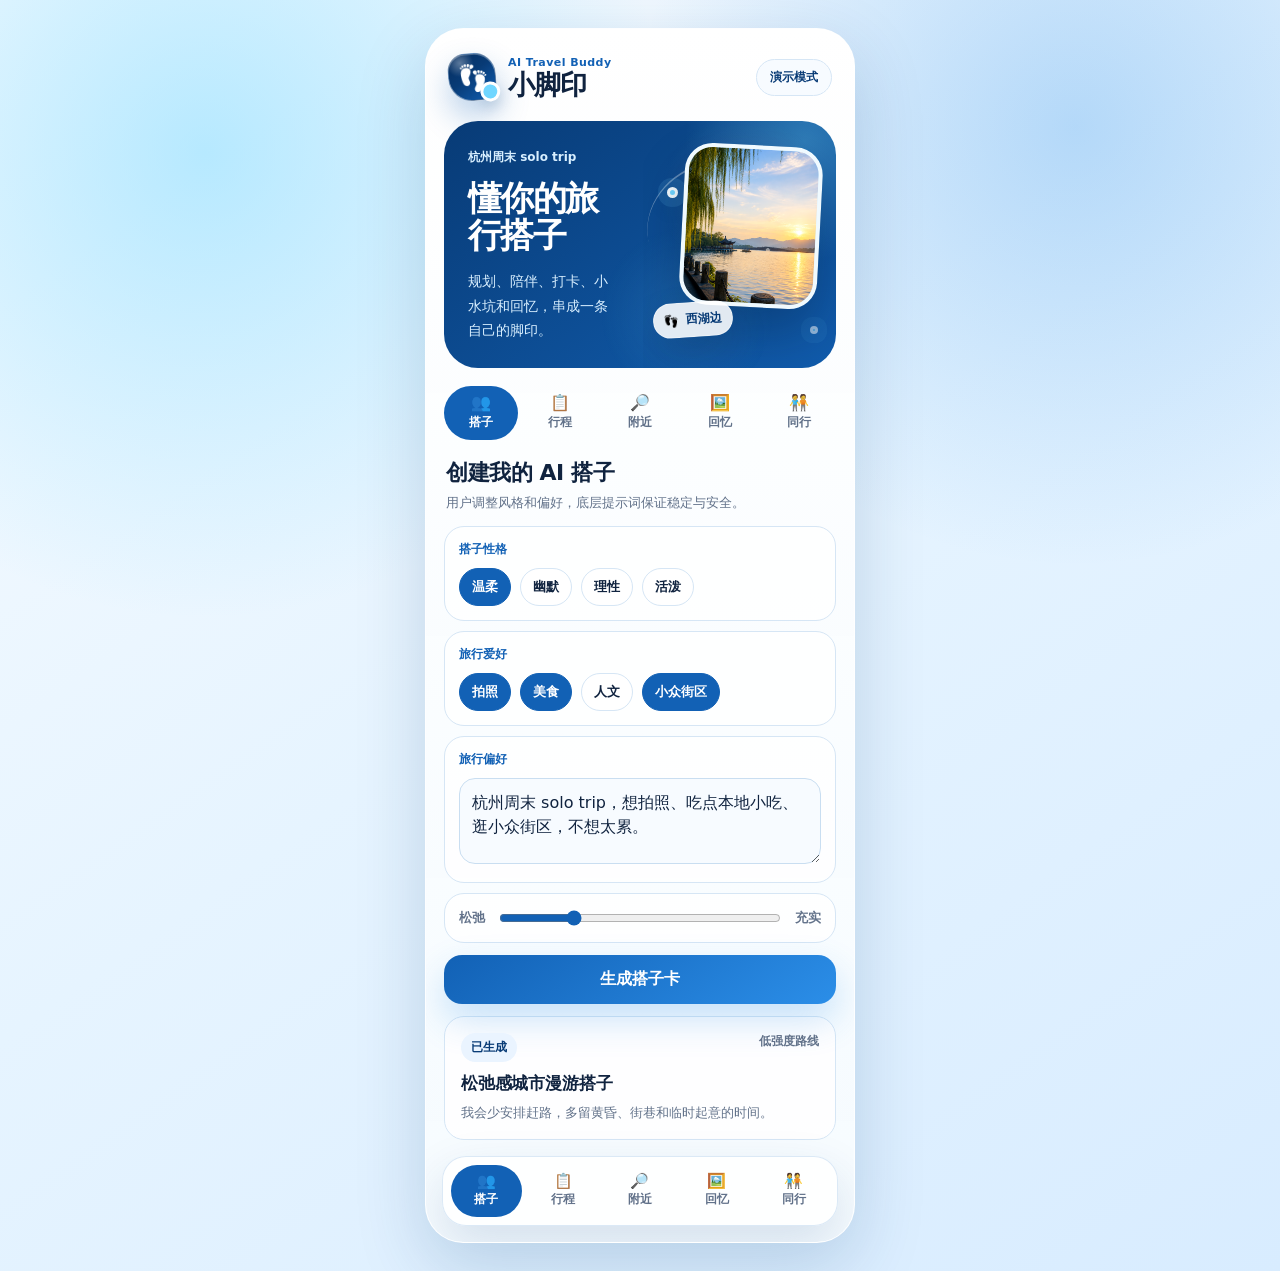
<file: index.html>
<!doctype html>
<html lang="zh-CN">
  <head>
    <meta charset="UTF-8" />
    <meta name="viewport" content="width=device-width, initial-scale=1.0" />
    <meta
      name="description"
      content="小脚印 AI Native 旅行助手 MVP Demo"
    />
    <title>小脚印 - AI 旅行搭子 MVP Demo</title>
    <link
      rel="icon"
      href="data:image/svg+xml,%3Csvg xmlns='http://www.w3.org/2000/svg' viewBox='0 0 64 64'%3E%3Crect width='64' height='64' rx='18' fill='%23083b76'/%3E%3Cellipse cx='24' cy='38' rx='7' ry='11' fill='white' transform='rotate(-18 24 38)'/%3E%3Cellipse cx='40' cy='32' rx='7' ry='11' fill='white' transform='rotate(18 40 32)'/%3E%3Ccircle cx='18' cy='24' r='3.5' fill='white'/%3E%3Ccircle cx='25' cy='20' r='3.5' fill='white'/%3E%3Ccircle cx='34' cy='17' r='3.5' fill='white'/%3E%3Ccircle cx='43' cy='18' r='3.5' fill='white'/%3E%3Ccircle cx='50' cy='23' r='3.5' fill='white'/%3E%3C/svg%3E"
    />
    <link rel="stylesheet" href="./styles.css" />
  </head>
  <body>
    <main class="page-shell">
      <section class="demo-frame" aria-label="小脚印 MVP Demo">
        <header class="app-header">
          <div class="brand-lockup">
            <span class="brand-mark" aria-label="小脚印 logo">
              <span class="logo-foot" aria-hidden="true">👣</span>
            </span>
            <div>
              <p>AI Travel Buddy</p>
              <h1>小脚印</h1>
            </div>
          </div>
          <button class="status-pill" id="modePill" type="button">
            演示模式
          </button>
        </header>

        <section class="hero-panel">
          <div class="hero-copy">
            <span>杭州周末 solo trip</span>
            <h2>懂你的旅行搭子</h2>
            <p>规划、陪伴、打卡、小水坑和回忆，串成一条自己的脚印。</p>
          </div>
          <div class="map-visual" aria-hidden="true">
            <div class="hero-photo">
              <img src="./assets/west-lake-hero.png" alt="" />
            </div>
            <div class="route-card">
              <span>👣</span>
              <strong>西湖边</strong>
            </div>
            <div class="hero-route-glow" aria-hidden="true">
              <span class="route-arc"></span>
              <span class="route-node node-one"></span>
              <span class="route-node node-two"></span>
              <span class="route-node node-three"></span>
            </div>
            <div class="foot-trail" aria-hidden="true">
              <span></span>
              <span></span>
              <span></span>
              <span></span>
              <span></span>
            </div>
          </div>
        </section>

        <nav class="flow-tabs" aria-label="小脚印演示流程">
          <button class="tab-button active" data-view="companion" type="button">
            <span class="tab-icon" aria-hidden="true">👥</span>
            搭子
          </button>
          <button class="tab-button" data-view="plan" type="button">
            <span class="tab-icon" aria-hidden="true">📋</span>
            行程
          </button>
          <button class="tab-button" data-view="nearby" type="button">
            <span class="tab-icon" aria-hidden="true">🔎</span>
            附近
          </button>
          <button class="tab-button" data-view="memory" type="button">
            <span class="tab-icon" aria-hidden="true">🖼️</span>
            回忆
          </button>
          <button class="tab-button" data-view="social" type="button">
            <span class="tab-icon" aria-hidden="true">🧑‍🤝‍🧑</span>
            同行
          </button>
        </nav>

        <section class="view-panel active" id="companion" aria-live="polite">
          <div class="section-title">
            <h2>创建我的 AI 搭子</h2>
            <p>用户调整风格和偏好，底层提示词保证稳定与安全。</p>
          </div>

          <div class="option-block">
            <span class="field-label">搭子性格</span>
            <div class="choice-grid" data-group="personality">
              <button class="choice-chip active" type="button">温柔</button>
              <button class="choice-chip" type="button">幽默</button>
              <button class="choice-chip" type="button">理性</button>
              <button class="choice-chip" type="button">活泼</button>
            </div>
          </div>

          <div class="option-block">
            <span class="field-label">旅行爱好</span>
            <div class="choice-grid" data-group="interest">
              <button class="choice-chip active" type="button">拍照</button>
              <button class="choice-chip active" type="button">美食</button>
              <button class="choice-chip" type="button">人文</button>
              <button class="choice-chip active" type="button">小众街区</button>
            </div>
          </div>

          <label class="input-card">
            <span>旅行偏好</span>
            <textarea id="preferenceInput">杭州周末 solo trip，想拍照、吃点本地小吃、逛小众街区，不想太累。</textarea>
          </label>

          <div class="range-card">
            <span>松弛</span>
            <input id="paceRange" type="range" min="1" max="5" value="2" />
            <span>充实</span>
          </div>

          <button class="primary-button" id="createCompanion" type="button">
            生成搭子卡
          </button>

          <article class="companion-card" id="companionCard">
            <div class="card-topline">
              <span class="mini-badge">已生成</span>
              <span id="paceLabel">低强度路线</span>
            </div>
            <h3 id="companionTitle">松弛感城市漫游搭子</h3>
            <p id="companionDesc">
              我会少安排赶路，多留黄昏、街巷和临时起意的时间。
            </p>
          </article>
        </section>

        <section class="view-panel" id="plan" aria-live="polite">
          <div class="section-title">
            <h2>杭州 2 日 AI 行程</h2>
            <p>默认模拟优先，有 API key 时可升级为真实 AI 生成。</p>
          </div>

          <button class="primary-button" id="generatePlan" type="button">
            生成个性化行程
          </button>

          <div class="loading-card hidden" id="planLoading">
            <span></span>
            <p>小脚印正在压缩攻略噪音...</p>
          </div>

          <div class="route-workspace hidden" id="routeWorkspace">
            <div class="route-workspace-head">
              <div>
                <span>Day 1 · 杭州</span>
                <strong id="routeStatus">当前路线</strong>
              </div>
              <span class="demo-data-label">Demo 模拟数据</span>
            </div>

            <section class="route-map" aria-label="杭州 Day 1 路线地图">
              <div class="map-land land-west" aria-hidden="true"></div>
              <div class="map-land land-east" aria-hidden="true"></div>
              <div class="map-water" aria-hidden="true"></div>
              <span class="map-road road-one" aria-hidden="true"></span>
              <span class="map-road road-two" aria-hidden="true"></span>
              <span class="map-caption map-caption-lake" aria-hidden="true">西湖</span>
              <span class="map-caption map-caption-city" aria-hidden="true">杭州</span>
              <svg
                class="route-line"
                viewBox="0 0 100 100"
                preserveAspectRatio="none"
                aria-hidden="true"
              >
                <polyline id="routePolyline" points=""></polyline>
              </svg>
              <div class="route-points" id="routePoints"></div>
              <p class="route-map-hint" id="routeMapHint">
                点按查看详情，按住一个点并拖到另一点可调整顺序
              </p>
            </section>

            <section class="intent-composer" aria-labelledby="intentComposerTitle">
              <div class="composer-heading">
                <div>
                  <span>AI 路线协作</span>
                  <h3 id="intentComposerTitle">告诉我你想怎么走</h3>
                </div>
                <span aria-hidden="true">AI</span>
              </div>
              <label for="routeIntent">微调意图</label>
              <textarea id="routeIntent">下午不想太赶，想多看日落，再找一家不用排队的杭帮菜。</textarea>
              <div class="intent-chips" aria-label="快捷微调">
                <button type="button" data-intent="少走一点">少走一点</button>
                <button type="button" data-intent="更松弛">更松弛</button>
                <button type="button" data-intent="适合拍照">适合拍照</button>
              </div>
              <p class="route-feedback" id="routeFeedback" role="status"></p>
              <button class="primary-button" id="adjustRoute" type="button">
                调整路线
              </button>
            </section>

            <section
              class="route-preview hidden"
              id="routePreview"
              aria-labelledby="routePreviewTitle"
            >
              <div class="preview-heading">
                <div>
                  <span>尚未应用</span>
                  <h3 id="routePreviewTitle">路线调整预览</h3>
                </div>
                <span>对比中</span>
              </div>
              <p class="preview-reason" id="previewReason"></p>
              <p class="preview-summary" id="previewSummary"></p>
              <ul class="preview-changes" id="previewChanges"></ul>
              <p class="preview-tradeoff" id="previewTradeoff"></p>
              <div class="preview-actions">
                <button class="secondary-button" id="discardPreview" type="button">
                  撤销
                </button>
                <button class="secondary-button" id="refinePreview" type="button">
                  继续微调
                </button>
                <button class="primary-button" id="applyRoute" type="button">
                  应用路线
                </button>
              </div>
            </section>

            <div class="route-undo hidden" id="routeUndo" role="status">
              <div>
                <strong>新路线已应用</strong>
                <span>仍可恢复上一版路线</span>
              </div>
              <button type="button" id="undoRoute">撤销</button>
            </div>

            <div class="timeline-heading">
              <span>Day 1</span>
              <h3>路线时间线</h3>
            </div>
            <div class="timeline-list" id="timelineList"></div>
          </div>
        </section>

        <section class="view-panel" id="nearby" aria-live="polite">
          <div class="location-card">
            <div>
              <span>模拟定位</span>
              <strong>杭州 · 西湖边</strong>
            </div>
            <select id="radiusSelect" aria-label="附近推荐范围">
              <option value="500">500m</option>
              <option value="1000">1000m</option>
            </select>
          </div>

          <div class="nearby-grid" id="nearbyGrid"></div>

          <article class="badge-unlock">
            <div class="badge-medal" aria-hidden="true">印</div>
            <div>
              <span>足迹徽章</span>
              <h3>西湖日落观察员</h3>
              <p>把风和湖面，一起盖进今天的小脚印里。</p>
            </div>
            <button class="primary-button compact" id="checkIn" type="button">
              打卡
            </button>
          </article>

          <article class="music-card hidden" id="musicCard">
            <div>
              <span>此刻 BGM</span>
              <h3>晚风慢慢听</h3>
              <p>根据你的城市漫步偏好，为这次打卡推送一首轻松的湖边歌。</p>
            </div>
            <button class="secondary-button compact" type="button">跳转播放</button>
          </article>
        </section>

        <section class="view-panel" id="memory" aria-live="polite">
          <div class="section-title">
            <h2>彩蛋、小水坑与回忆</h2>
            <p>把美好和小意外都变成下次更懂你的线索。</p>
          </div>

          <label class="input-card">
            <span>今天的小插曲</span>
            <textarea id="pitfallInput">网红机位排队太久，照片里游客比湖还多。</textarea>
          </label>

          <div class="button-row">
            <button class="secondary-button" id="saveEgg" type="button">
              留彩蛋
            </button>
            <button class="primary-button" id="savePitfall" type="button">
              生成小水坑
            </button>
          </div>

          <article class="pitfall-card" id="pitfallCard">
            <span class="mini-badge">小水坑</span>
            <h3>排队耐心修炼者</h3>
            <p>今天的小坑：为了网红机位排队 40 分钟，收获一张游客大合影。</p>
          </article>

          <article class="memory-summary">
            <span>旅行回忆</span>
            <h3>这次你更适合低强度城市漫步</h3>
            <p id="memoryText">
              已收集 0 枚徽章、0 条彩蛋、1 条小水坑。下次我会少安排高峰景点，多留一点随机探索时间。
            </p>
            <div class="memory-metrics">
              <div><strong id="badgeCount">0</strong><span>徽章</span></div>
              <div><strong id="eggCount">0</strong><span>彩蛋</span></div>
              <div><strong id="bgmCount">0</strong><span>BGM</span></div>
            </div>
          </article>
        </section>

        <section class="view-panel" id="social" aria-live="polite">
          <div class="section-title">
            <h2>好友与旅游团</h2>
            <p>把行程、徽章、彩蛋和小水坑分享给同行的人。</p>
          </div>

          <article class="group-card">
            <div class="group-cover">
              <span class="group-avatar">你</span>
              <span class="group-avatar">林</span>
              <span class="group-avatar">周</span>
            </div>
            <div>
              <span class="mini-badge">旅游团</span>
              <h3>杭州松弛漫游团</h3>
              <p>3 位旅行者 · 共享行程、打卡进度和足迹 BGM。</p>
            </div>
          </article>

          <div class="social-actions">
            <button class="secondary-button" id="addFriend" type="button">
              加好友
            </button>
            <button class="primary-button" id="createGroup" type="button">
              建旅游团
            </button>
          </div>

          <div class="share-panel">
            <span class="field-label">分享到团里</span>
            <div class="share-grid">
              <button class="share-chip" data-share="行程" type="button">
                <span>📋</span>
                今日行程
              </button>
              <button class="share-chip" data-share="徽章" type="button">
                <span>🏅</span>
                足迹徽章
              </button>
              <button class="share-chip" data-share="BGM" type="button">
                <span>🎧</span>
                此刻 BGM
              </button>
              <button class="share-chip" data-share="小水坑" type="button">
                <span>💧</span>
                小水坑
              </button>
            </div>
          </div>

          <article class="chat-card" id="chatCard">
            <span class="mini-badge">团内动态</span>
            <div class="chat-line">
              <strong>小脚印</strong>
              <p>你可以把西湖黄昏路线分享给杭州松弛漫游团。</p>
            </div>
          </article>
        </section>

        <footer class="bottom-nav" aria-label="底部导航">
          <button class="nav-button active" data-view="companion" type="button">
            <span class="nav-icon" aria-hidden="true">👥</span>
            搭子
          </button>
          <button class="nav-button" data-view="plan" type="button">
            <span class="nav-icon" aria-hidden="true">📋</span>
            行程
          </button>
          <button class="nav-button" data-view="nearby" type="button">
            <span class="nav-icon" aria-hidden="true">🔎</span>
            附近
          </button>
          <button class="nav-button" data-view="memory" type="button">
            <span class="nav-icon" aria-hidden="true">🖼️</span>
            回忆
          </button>
          <button class="nav-button" data-view="social" type="button">
            <span class="nav-icon" aria-hidden="true">🧑‍🤝‍🧑</span>
            同行
          </button>
        </footer>

        <div class="point-sheet-backdrop hidden" id="pointSheetBackdrop"></div>
        <section
          class="point-sheet hidden"
          id="pointSheet"
          role="dialog"
          aria-modal="true"
          aria-labelledby="pointSheetTitle"
          aria-describedby="pointRecommendation"
          tabindex="-1"
        >
          <header class="point-sheet-head">
            <div>
              <span id="pointOrder">第 1 站</span>
              <h2 id="pointSheetTitle">路线点</h2>
              <p id="pointTime">Day 1 · 15:20</p>
            </div>
            <button
              class="sheet-close"
              id="closePointSheet"
              type="button"
              aria-label="关闭路线点详情"
            >
              ×
            </button>
          </header>

          <div class="community-insight">
            <div class="community-heading">
              <div>
                <span>相似旅行者建议</span>
                <strong id="communityPercent">68%</strong>
              </div>
              <span id="communitySample">126 条记录</span>
            </div>
            <p id="pointRecommendation"></p>
            <dl class="community-evidence">
              <div>
                <dt>证据标签</dt>
                <dd>Demo / 公开记录模拟</dd>
              </div>
              <div>
                <dt>相似原因</dt>
                <dd id="communitySimilarity"></dd>
              </div>
              <div>
                <dt>常见设置</dt>
                <dd id="communitySetting"></dd>
              </div>
              <div>
                <dt>不确定性</dt>
                <dd id="communityUncertainty"></dd>
              </div>
            </dl>
            <button class="source-button" id="showSources" type="button">
              查看模拟来源说明
            </button>
            <p class="source-message hidden" id="sourceMessage" role="status">
              来源为 Demo 占位说明与公开记录模拟，不会跳转到外部网站。
            </p>
          </div>

          <p class="sheet-feedback" id="sheetFeedback" role="status"></p>
          <div class="point-actions" id="pointSheetActions">
            <button type="button" data-point-action="lock" aria-pressed="false">
              锁定点位
            </button>
            <button type="button" data-point-action="replace">替换</button>
            <button type="button" data-point-action="remove">移除</button>
            <button class="primary" type="button" data-point-action="adopt">
              采用建议
            </button>
          </div>
        </section>
      </section>
    </main>

    <script src="./route-model.js"></script>
    <script src="./app.js"></script>
  </body>
</html>
</file>
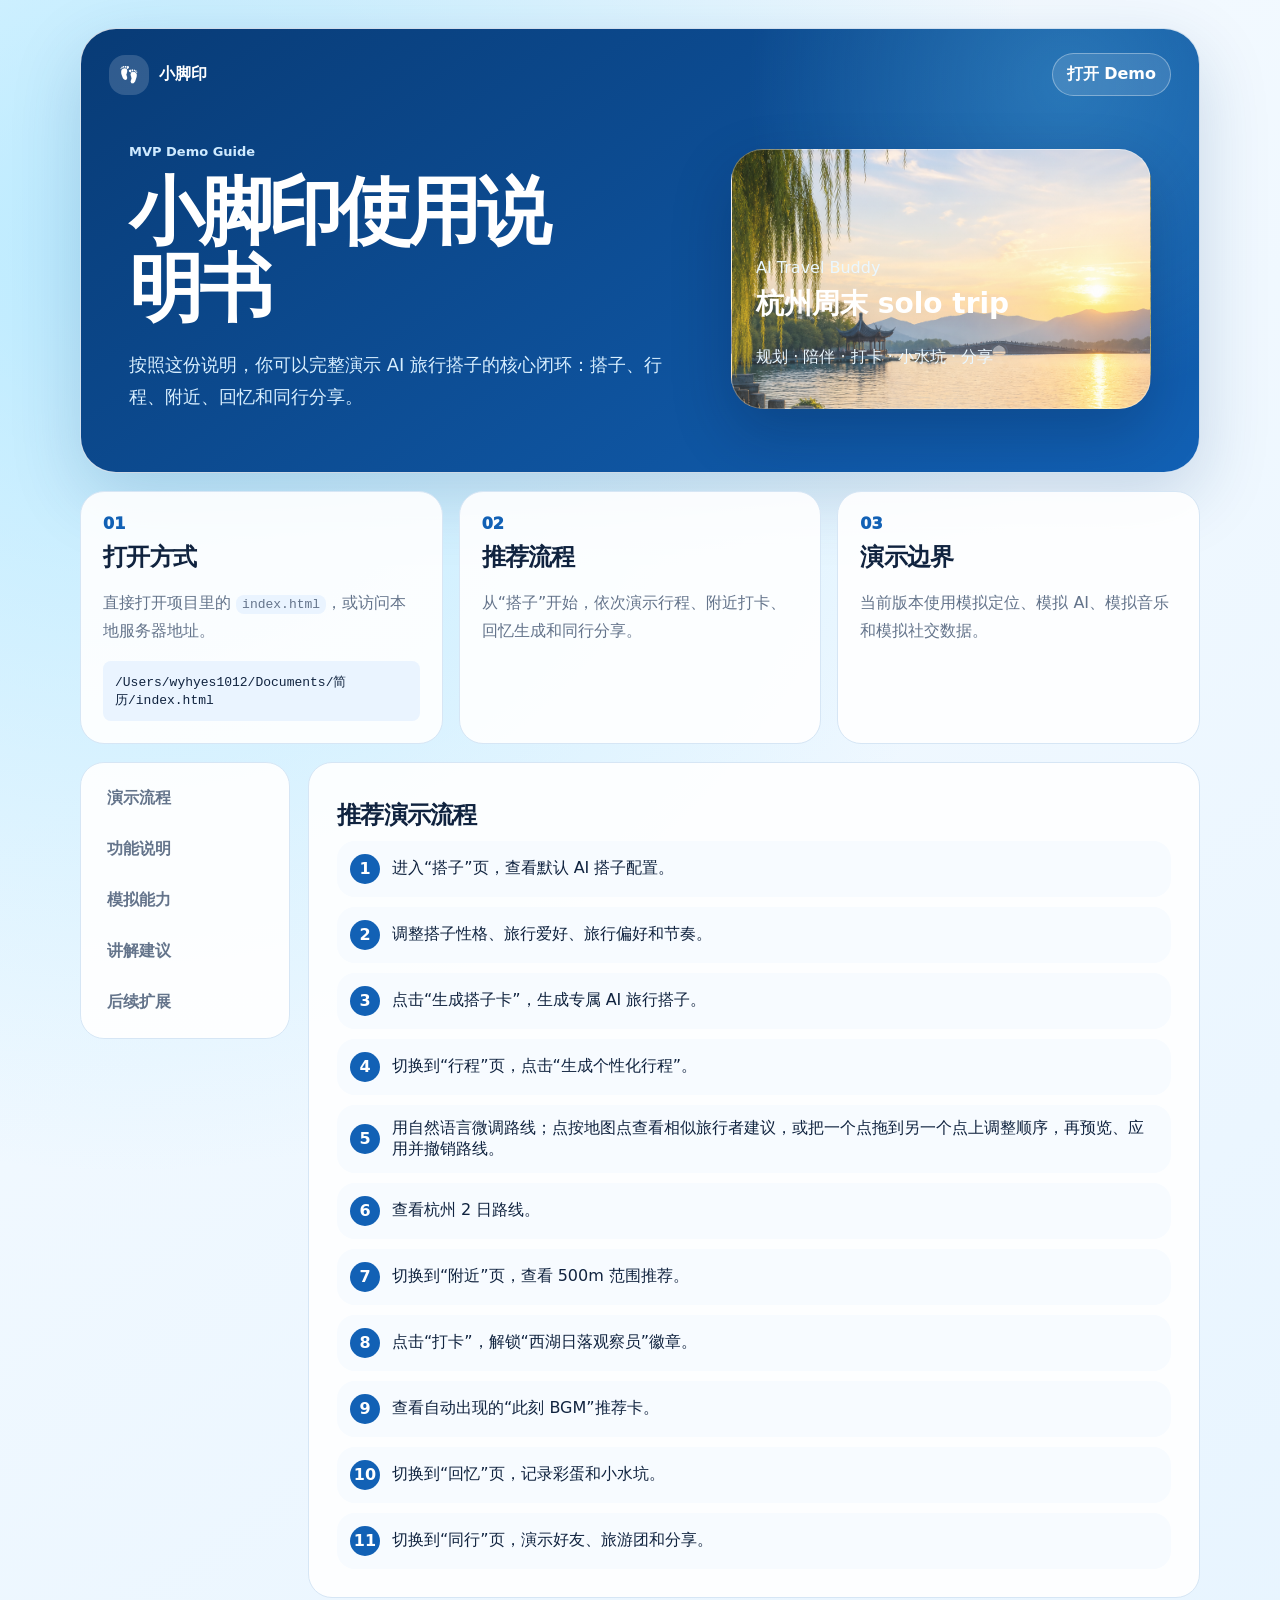
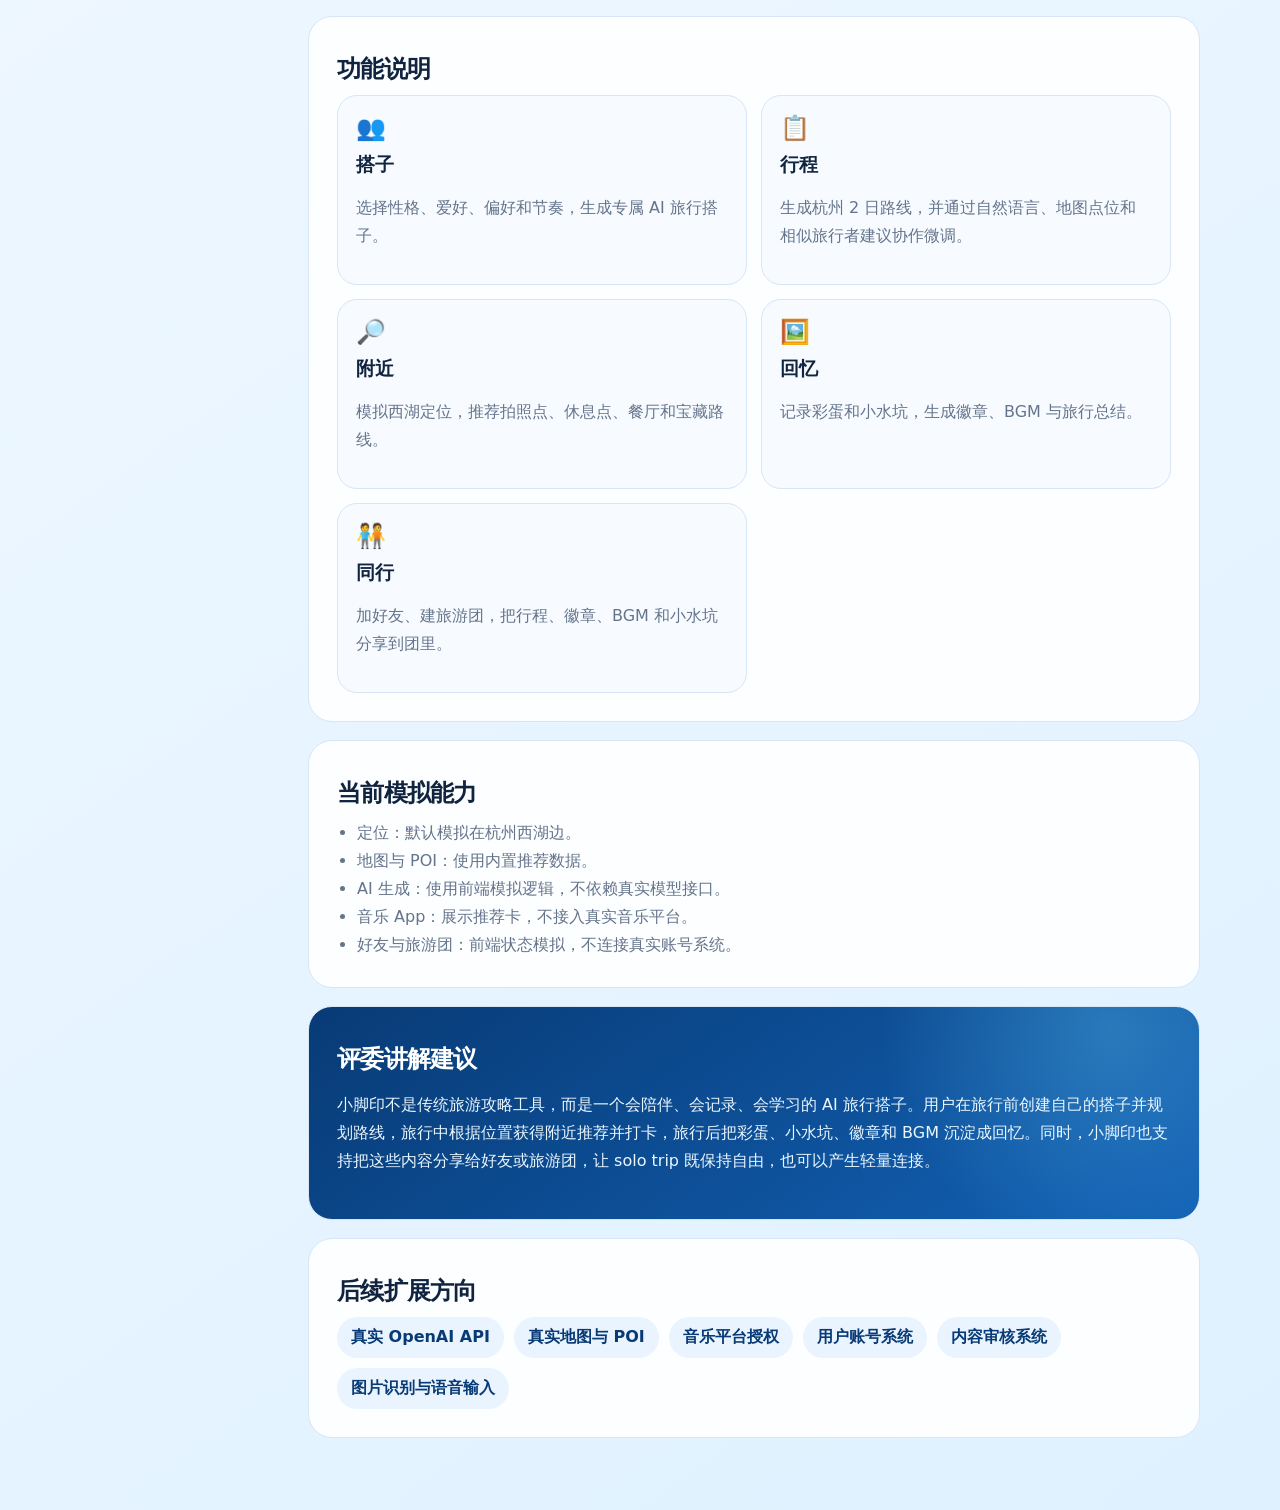
<file: manual.html>
<!doctype html>
<html lang="zh-CN">
  <head>
    <meta charset="UTF-8" />
    <meta name="viewport" content="width=device-width, initial-scale=1.0" />
    <title>小脚印 Demo 使用说明书</title>
    <link
      rel="icon"
      href="data:image/svg+xml,%3Csvg xmlns='http://www.w3.org/2000/svg' viewBox='0 0 64 64'%3E%3Crect width='64' height='64' rx='18' fill='%23083b76'/%3E%3Cellipse cx='24' cy='38' rx='7' ry='11' fill='white' transform='rotate(-18 24 38)'/%3E%3Cellipse cx='40' cy='32' rx='7' ry='11' fill='white' transform='rotate(18 40 32)'/%3E%3Ccircle cx='18' cy='24' r='3.5' fill='white'/%3E%3Ccircle cx='25' cy='20' r='3.5' fill='white'/%3E%3Ccircle cx='34' cy='17' r='3.5' fill='white'/%3E%3Ccircle cx='43' cy='18' r='3.5' fill='white'/%3E%3Ccircle cx='50' cy='23' r='3.5' fill='white'/%3E%3C/svg%3E"
    />
    <link rel="stylesheet" href="./manual.css" />
  </head>
  <body>
    <main class="manual-shell">
      <header class="manual-hero">
        <nav class="manual-nav">
          <a class="brand" href="./index.html">
            <span>👣</span>
            小脚印
          </a>
          <a class="demo-link" href="./index.html">打开 Demo</a>
        </nav>
        <section class="hero-grid">
          <div>
            <p class="eyebrow">MVP Demo Guide</p>
            <h1>小脚印使用说明书</h1>
            <p class="lead">
              按照这份说明，你可以完整演示 AI 旅行搭子的核心闭环：搭子、行程、附近、回忆和同行分享。
            </p>
          </div>
          <div class="hero-card" aria-hidden="true">
            <span>AI Travel Buddy</span>
            <strong>杭州周末 solo trip</strong>
            <p>规划 · 陪伴 · 打卡 · 小水坑 · 分享</p>
          </div>
        </section>
      </header>

      <section class="quick-start">
        <article>
          <span>01</span>
          <h2>打开方式</h2>
          <p>直接打开项目里的 <code>index.html</code>，或访问本地服务器地址。</p>
          <code class="path">/Users/wyhyes1012/Documents/简历/index.html</code>
        </article>
        <article>
          <span>02</span>
          <h2>推荐流程</h2>
          <p>从“搭子”开始，依次演示行程、附近打卡、回忆生成和同行分享。</p>
        </article>
        <article>
          <span>03</span>
          <h2>演示边界</h2>
          <p>当前版本使用模拟定位、模拟 AI、模拟音乐和模拟社交数据。</p>
        </article>
      </section>

      <section class="content-layout">
        <aside class="toc">
          <a href="#flow">演示流程</a>
          <a href="#features">功能说明</a>
          <a href="#mock">模拟能力</a>
          <a href="#pitch">讲解建议</a>
          <a href="#next">后续扩展</a>
        </aside>

        <div class="manual-content">
          <section id="flow" class="manual-section">
            <h2>推荐演示流程</h2>
            <div class="steps">
              <div><span>1</span>进入“搭子”页，查看默认 AI 搭子配置。</div>
              <div><span>2</span>调整搭子性格、旅行爱好、旅行偏好和节奏。</div>
              <div><span>3</span>点击“生成搭子卡”，生成专属 AI 旅行搭子。</div>
              <div><span>4</span>切换到“行程”页，点击“生成个性化行程”。</div>
              <div><span>5</span>用自然语言微调路线；点按地图点查看相似旅行者建议，或把一个点拖到另一个点上调整顺序，再预览、应用并撤销路线。</div>
              <div><span>6</span>查看杭州 2 日路线。</div>
              <div><span>7</span>切换到“附近”页，查看 500m 范围推荐。</div>
              <div><span>8</span>点击“打卡”，解锁“西湖日落观察员”徽章。</div>
              <div><span>9</span>查看自动出现的“此刻 BGM”推荐卡。</div>
              <div><span>10</span>切换到“回忆”页，记录彩蛋和小水坑。</div>
              <div><span>11</span>切换到“同行”页，演示好友、旅游团和分享。</div>
            </div>
          </section>

          <section id="features" class="manual-section">
            <h2>功能说明</h2>
            <div class="feature-grid">
              <article>
                <span>👥</span>
                <h3>搭子</h3>
                <p>选择性格、爱好、偏好和节奏，生成专属 AI 旅行搭子。</p>
              </article>
              <article>
                <span>📋</span>
                <h3>行程</h3>
                <p>生成杭州 2 日路线，并通过自然语言、地图点位和相似旅行者建议协作微调。</p>
              </article>
              <article>
                <span>🔎</span>
                <h3>附近</h3>
                <p>模拟西湖定位，推荐拍照点、休息点、餐厅和宝藏路线。</p>
              </article>
              <article>
                <span>🖼️</span>
                <h3>回忆</h3>
                <p>记录彩蛋和小水坑，生成徽章、BGM 与旅行总结。</p>
              </article>
              <article>
                <span>🧑‍🤝‍🧑</span>
                <h3>同行</h3>
                <p>加好友、建旅游团，把行程、徽章、BGM 和小水坑分享到团里。</p>
              </article>
            </div>
          </section>

          <section id="mock" class="manual-section">
            <h2>当前模拟能力</h2>
            <ul class="check-list">
              <li>定位：默认模拟在杭州西湖边。</li>
              <li>地图与 POI：使用内置推荐数据。</li>
              <li>AI 生成：使用前端模拟逻辑，不依赖真实模型接口。</li>
              <li>音乐 App：展示推荐卡，不接入真实音乐平台。</li>
              <li>好友与旅游团：前端状态模拟，不连接真实账号系统。</li>
            </ul>
          </section>

          <section id="pitch" class="manual-section pitch-card">
            <h2>评委讲解建议</h2>
            <p>
              小脚印不是传统旅游攻略工具，而是一个会陪伴、会记录、会学习的 AI 旅行搭子。用户在旅行前创建自己的搭子并规划路线，旅行中根据位置获得附近推荐并打卡，旅行后把彩蛋、小水坑、徽章和 BGM 沉淀成回忆。同时，小脚印也支持把这些内容分享给好友或旅游团，让 solo trip 既保持自由，也可以产生轻量连接。
            </p>
          </section>

          <section id="next" class="manual-section">
            <h2>后续扩展方向</h2>
            <div class="next-grid">
              <span>真实 OpenAI API</span>
              <span>真实地图与 POI</span>
              <span>音乐平台授权</span>
              <span>用户账号系统</span>
              <span>内容审核系统</span>
              <span>图片识别与语音输入</span>
            </div>
          </section>
        </div>
      </section>
    </main>
  </body>
</html>
</file>
<file: styles.css>
@font-face {
  font-family: "Alibaba PuHuiTi";
  src:
    local("Alibaba PuHuiTi 3.0"),
    local("Alibaba PuHuiTi"),
    local("AlibabaPuHuiTi"),
    local("阿里巴巴普惠体");
  font-display: swap;
}

:root {
  color-scheme: light;
  --ink: #10233f;
  --muted: #62728a;
  --soft: #eaf4ff;
  --panel: #ffffff;
  --line: #d6e6f5;
  --blue-900: #083b76;
  --blue-700: #1261b5;
  --blue-500: #2b8ee8;
  --blue-200: #bfe2ff;
  --cyan: #70d6ff;
  --success: #1b8a71;
  --radius-lg: 28px;
  --radius-md: 20px;
  --radius-sm: 14px;
  --shadow: 0 24px 70px rgba(8, 59, 118, 0.18);
  font-family:
    "Alibaba PuHuiTi",
    "Alibaba PuHuiTi 3.0",
    "AlibabaPuHuiTi",
    "阿里巴巴普惠体",
    -apple-system,
    BlinkMacSystemFont,
    "PingFang SC",
    system-ui,
    sans-serif;
}

* {
  box-sizing: border-box;
}

body {
  margin: 0;
  min-height: 100dvh;
  color: var(--ink);
  background:
    radial-gradient(circle at 16% 12%, rgba(112, 214, 255, 0.46), transparent 30%),
    radial-gradient(circle at 84% 10%, rgba(43, 142, 232, 0.28), transparent 28%),
    linear-gradient(145deg, #f7fbff 0%, #e6f4ff 48%, #d8ecff 100%);
}

button,
textarea,
select,
input {
  font: inherit;
}

button {
  cursor: pointer;
}

.page-shell {
  min-height: 100dvh;
  display: grid;
  place-items: center;
  padding: 28px;
}

.demo-frame {
  width: min(100%, 430px);
  min-height: min(880px, calc(100dvh - 56px));
  position: relative;
  overflow: hidden;
  display: flex;
  flex-direction: column;
  border: 1px solid rgba(255, 255, 255, 0.78);
  border-radius: 38px;
  background:
    linear-gradient(180deg, rgba(255, 255, 255, 0.94), rgba(245, 251, 255, 0.92)),
    var(--panel);
  box-shadow: var(--shadow);
}

.app-header {
  display: flex;
  align-items: center;
  justify-content: space-between;
  gap: 16px;
  padding: 24px 22px 12px;
}

.brand-lockup {
  display: flex;
  align-items: center;
  gap: 12px;
}

.brand-mark {
  width: 48px;
  height: 48px;
  display: grid;
  place-items: center;
  position: relative;
  isolation: isolate;
  border-radius: 18px 22px 16px 24px;
  border: 1px solid rgba(255, 255, 255, 0.42);
  background:
    radial-gradient(circle at 26% 18%, rgba(255, 255, 255, 0.34), transparent 27%),
    linear-gradient(145deg, #062e5f, var(--blue-900) 46%, var(--blue-700));
  box-shadow:
    inset 0 1px 0 rgba(255, 255, 255, 0.26),
    0 16px 32px rgba(18, 97, 181, 0.3);
  font-size: 25px;
  line-height: 1;
  transform: rotate(-5deg);
}

.brand-mark::after {
  content: "";
  position: absolute;
  right: -4px;
  bottom: -3px;
  width: 14px;
  height: 14px;
  border: 3px solid #ffffff;
  border-radius: 999px;
  background: var(--cyan);
  box-shadow: 0 6px 14px rgba(8, 59, 118, 0.18);
}

.logo-foot {
  display: inline-block;
  position: relative;
  z-index: 1;
  filter: saturate(0) brightness(0) invert(1);
  transform: rotate(7deg) translateY(1px);
}

.brand-lockup p,
.kicker {
  margin: 0 0 2px;
  color: var(--blue-700);
  font-size: 11px;
  font-weight: 800;
  letter-spacing: 0.04em;
}

.brand-lockup h1 {
  margin: 0;
  font-size: 27px;
  line-height: 1;
  letter-spacing: -0.04em;
  font-weight: 900;
}

.status-pill {
  min-width: 76px;
  border: 1px solid var(--line);
  border-radius: 999px;
  color: var(--blue-900);
  background: #f7fbff;
  padding: 9px 12px;
  font-size: 12px;
  font-weight: 800;
}

.hero-panel {
  margin: 8px 18px 18px;
  min-height: 224px;
  position: relative;
  overflow: hidden;
  display: grid;
  grid-template-columns: 1fr 0.98fr;
  gap: 2px;
  border-radius: 34px;
  color: white;
  background:
    radial-gradient(circle at 92% 8%, rgba(112, 214, 255, 0.34), transparent 28%),
    linear-gradient(145deg, rgba(8, 59, 118, 0.98), rgba(18, 97, 181, 0.86)),
    var(--blue-900);
}

.hero-panel::after {
  content: "";
  position: absolute;
  inset: 0;
  border-radius: inherit;
  background:
    radial-gradient(circle at 76% 30%, rgba(255, 255, 255, 0.09), transparent 24%),
    radial-gradient(circle at 62% 78%, rgba(112, 214, 255, 0.12), transparent 28%);
  pointer-events: none;
}

.hero-copy {
  position: relative;
  z-index: 2;
  padding: 28px 0 26px 24px;
  display: flex;
  flex-direction: column;
  justify-content: center;
}

.hero-copy span {
  display: inline-flex;
  margin-bottom: 14px;
  color: #d8efff;
  font-size: 12px;
  font-weight: 760;
}

.hero-copy h2 {
  margin: 0;
  max-width: 6.5ch;
  font-size: 34px;
  line-height: 1.08;
  letter-spacing: -0.045em;
  font-weight: 950;
}

.hero-copy p {
  margin: 16px 0 0;
  max-width: 17ch;
  color: #d8efff;
  font-size: 14px;
  line-height: 1.72;
}

.map-visual {
  position: relative;
  min-height: 224px;
  overflow: hidden;
}

.hero-route-glow {
  position: absolute;
  inset: 0;
  z-index: 0;
  pointer-events: none;
}

.route-arc {
  position: absolute;
  left: 2px;
  top: 42px;
  width: 126px;
  height: 112px;
  border-top: 2px solid rgba(255, 255, 255, 0.34);
  border-right: 2px solid rgba(255, 255, 255, 0.18);
  border-radius: 70% 48% 0 0;
  transform: rotate(-12deg);
}

.route-arc::after {
  content: "";
  position: absolute;
  inset: -10px -12px auto auto;
  width: 84px;
  height: 84px;
  border-radius: 50%;
  background: radial-gradient(circle, rgba(112, 214, 255, 0.18), transparent 62%);
}

.route-node {
  position: absolute;
  width: 11px;
  height: 11px;
  border: 3px solid rgba(255, 255, 255, 0.92);
  border-radius: 50%;
  background: var(--cyan);
  box-shadow:
    0 0 0 9px rgba(112, 214, 255, 0.12),
    0 10px 26px rgba(2, 18, 44, 0.14);
}

.node-one {
  left: 24px;
  top: 66px;
}

.node-two {
  left: 74px;
  top: 92px;
  width: 9px;
  height: 9px;
  opacity: 0.72;
}

.node-three {
  right: 18px;
  bottom: 34px;
  width: 8px;
  height: 8px;
  opacity: 0.58;
}

.hero-photo {
  position: absolute;
  right: 16px;
  top: 24px;
  z-index: 2;
  width: 138px;
  height: 162px;
  overflow: hidden;
  border: 4px solid rgba(255, 255, 255, 0.62);
  border-radius: 28px;
  background: #d9f2ff;
  box-shadow: 0 24px 48px rgba(2, 18, 44, 0.26);
  transform: rotate(3deg);
}

.hero-photo img {
  width: 100%;
  height: 100%;
  object-fit: cover;
  display: block;
  filter: saturate(1.05) contrast(1.03);
}

.route-card {
  position: absolute;
  z-index: 3;
  left: 10px;
  bottom: 31px;
  display: inline-flex;
  align-items: center;
  gap: 7px;
  border: 1px solid rgba(255, 255, 255, 0.38);
  border-radius: 999px;
  color: var(--blue-900);
  background: rgba(255, 255, 255, 0.88);
  padding: 8px 10px;
  font-size: 12px;
  box-shadow: 0 18px 36px rgba(2, 18, 44, 0.18);
  transform: rotate(-4deg);
}

.route-card span {
  filter: saturate(0) brightness(0);
}

.route-card strong {
  white-space: nowrap;
}

.foot-trail {
  display: none;
}

.foot-trail span {
  position: absolute;
  width: 16px;
  height: 21px;
  border-radius: 52% 48% 58% 42%;
  background: rgba(255, 255, 255, 0.86);
  box-shadow: 0 8px 18px rgba(2, 18, 44, 0.08);
}

.foot-trail span::before,
.foot-trail span::after {
  content: "";
  position: absolute;
  top: -7px;
  width: 5px;
  height: 5px;
  border-radius: 50%;
  background: rgba(255, 255, 255, 0.86);
}

.foot-trail span::before {
  left: 2px;
}

.foot-trail span::after {
  right: 2px;
}

.foot-trail span:nth-child(1) {
  left: 14px;
  top: 0;
  transform: rotate(-18deg) scale(0.72);
  opacity: 0.38;
}

.foot-trail span:nth-child(2) {
  left: 40px;
  top: 18px;
  transform: rotate(16deg) scale(0.78);
  opacity: 0.48;
}

.foot-trail span:nth-child(3) {
  left: 23px;
  top: 43px;
  transform: rotate(-14deg) scale(0.84);
  opacity: 0.62;
}

.foot-trail span:nth-child(4) {
  left: 50px;
  top: 62px;
  transform: rotate(15deg) scale(0.9);
  opacity: 0.76;
}

.foot-trail span:nth-child(5) {
  left: 33px;
  top: 88px;
  transform: rotate(-12deg) scale(0.96);
  opacity: 0.9;
}

.flow-tabs {
  display: grid;
  grid-template-columns: repeat(5, 1fr);
  gap: 6px;
  padding: 0 18px 12px;
}

.tab-button,
.nav-button {
  border: 0;
  border-radius: 999px;
  color: var(--muted);
  background: transparent;
  padding: 9px 6px;
  font-size: 12px;
  font-weight: 820;
}

.tab-button {
  display: grid;
  justify-items: center;
  gap: 3px;
}

.tab-icon,
.nav-icon {
  display: block;
  filter: saturate(0.9);
  line-height: 1;
}

.tab-icon {
  font-size: 16px;
}

.tab-button.active,
.nav-button.active {
  color: white;
  background: var(--blue-700);
}

.view-panel {
  display: none;
  flex: 1;
  min-height: 0;
  overflow-y: auto;
  padding: 4px 18px 102px;
}

.view-panel.active {
  display: block;
  animation: panel-in 220ms ease-out;
}

@keyframes panel-in {
  from {
    opacity: 0;
    transform: translateY(8px);
  }
  to {
    opacity: 1;
    transform: translateY(0);
  }
}

.section-title {
  margin: 4px 2px 14px;
}

.section-title h2 {
  margin: 0;
  font-size: 22px;
  line-height: 1.18;
  letter-spacing: -0.02em;
}

.section-title p {
  margin: 7px 0 0;
  color: var(--muted);
  font-size: 13px;
  line-height: 1.5;
}

.option-block,
.input-card,
.range-card,
.companion-card,
.timeline-list article,
.location-card,
.nearby-card,
.badge-unlock,
.music-card,
.pitfall-card,
.memory-summary,
.loading-card {
  border: 1px solid var(--line);
  border-radius: var(--radius-md);
  background: rgba(255, 255, 255, 0.86);
}

.option-block {
  padding: 14px;
  margin-bottom: 10px;
}

.field-label,
.input-card span,
.location-card span,
.nearby-card span,
.badge-unlock span,
.music-card span,
.memory-summary span {
  display: block;
  margin-bottom: 10px;
  color: var(--blue-700);
  font-size: 12px;
  font-weight: 820;
}

.choice-grid {
  display: flex;
  flex-wrap: wrap;
  gap: 9px;
}

.choice-chip {
  border: 1px solid var(--line);
  border-radius: 999px;
  color: var(--ink);
  background: white;
  padding: 9px 12px;
  font-size: 13px;
  font-weight: 760;
}

.choice-chip.active {
  color: white;
  border-color: var(--blue-700);
  background: var(--blue-700);
}

.input-card {
  display: block;
  padding: 14px;
  margin-bottom: 10px;
}

textarea {
  width: 100%;
  min-height: 86px;
  resize: vertical;
  border: 1px solid #c9def1;
  border-radius: 16px;
  color: var(--ink);
  background: #f7fbff;
  padding: 12px;
  line-height: 1.5;
  outline: none;
}

textarea:focus,
select:focus,
input:focus-visible,
button:focus-visible {
  outline: 3px solid rgba(43, 142, 232, 0.28);
  outline-offset: 2px;
}

.range-card {
  display: grid;
  grid-template-columns: auto 1fr auto;
  align-items: center;
  gap: 12px;
  padding: 14px;
  margin-bottom: 12px;
  color: var(--muted);
  font-size: 13px;
  font-weight: 720;
}

input[type="range"] {
  accent-color: var(--blue-700);
}

.primary-button,
.secondary-button {
  width: 100%;
  border: 0;
  border-radius: 18px;
  padding: 14px 16px;
  font-weight: 850;
  transition:
    transform 160ms ease,
    box-shadow 160ms ease,
    background 160ms ease;
}

.primary-button {
  color: white;
  background: linear-gradient(145deg, var(--blue-700), var(--blue-500));
  box-shadow: 0 16px 36px rgba(43, 142, 232, 0.24);
}

.secondary-button {
  color: var(--blue-900);
  border: 1px solid var(--line);
  background: #f7fbff;
}

.primary-button:active,
.secondary-button:active,
.choice-chip:active,
.tab-button:active,
.nav-button:active {
  transform: translateY(1px) scale(0.99);
}

.compact {
  width: auto;
  min-width: 72px;
  padding: 11px 13px;
}

.companion-card,
.pitfall-card,
.memory-summary {
  margin-top: 12px;
  padding: 16px;
}

.card-topline {
  display: flex;
  justify-content: space-between;
  gap: 12px;
  color: var(--muted);
  font-size: 12px;
  font-weight: 760;
}

.mini-badge {
  display: inline-flex;
  width: fit-content;
  margin-bottom: 10px;
  border-radius: 999px;
  color: var(--blue-900);
  background: var(--soft);
  padding: 6px 10px;
  font-size: 12px;
  font-weight: 850;
}

.companion-card h3,
.timeline-list h3,
.nearby-card h3,
.badge-unlock h3,
.music-card h3,
.pitfall-card h3,
.memory-summary h3 {
  margin: 0;
  font-size: 17px;
  letter-spacing: -0.01em;
}

.companion-card p,
.timeline-list p,
.nearby-card p,
.badge-unlock p,
.music-card p,
.pitfall-card p,
.memory-summary p {
  margin: 8px 0 0;
  color: var(--muted);
  font-size: 13px;
  line-height: 1.55;
}

.loading-card {
  display: flex;
  align-items: center;
  gap: 12px;
  margin-top: 12px;
  padding: 14px;
}

.loading-card span {
  width: 34px;
  height: 34px;
  border-radius: 50%;
  background: linear-gradient(90deg, #d7ecff, #f7fbff, #d7ecff);
  background-size: 220% 100%;
  animation: shimmer 1.1s infinite linear;
}

.loading-card p {
  margin: 0;
  color: var(--muted);
  font-size: 13px;
}

@keyframes shimmer {
  to {
    background-position: -220% 0;
  }
}

.hidden {
  display: none !important;
}

.timeline-list {
  display: grid;
  gap: 10px;
  margin-top: 12px;
}

.timeline-list article {
  position: relative;
  display: grid;
  grid-template-columns: auto 1fr;
  gap: 12px;
  padding: 15px;
}

.timeline-icon {
  width: 42px;
  height: 42px;
  display: grid;
  place-items: center;
  border-radius: 15px;
  background: var(--soft);
  font-size: 21px;
}

.timeline-list span {
  display: block;
  margin-bottom: 7px;
  color: var(--blue-700);
  font-size: 12px;
  font-weight: 850;
}

.location-card {
  display: flex;
  align-items: center;
  justify-content: space-between;
  gap: 12px;
  padding: 15px;
  margin-bottom: 12px;
}

.location-card strong {
  display: block;
  font-size: 18px;
}

select {
  border: 1px solid var(--line);
  border-radius: 14px;
  color: var(--blue-900);
  background: #f7fbff;
  padding: 9px 10px;
  font-weight: 780;
}

.nearby-grid {
  display: grid;
  grid-template-columns: 1fr;
  gap: 10px;
}

.nearby-card {
  min-height: 0;
  padding: 0;
  overflow: hidden;
  display: grid;
  grid-template-columns: 118px 1fr;
  gap: 0;
}

.nearby-card:nth-child(1) {
  min-height: 0;
  background: linear-gradient(145deg, #eef8ff, #ffffff);
}

.nearby-card img,
.place-visual {
  width: 100%;
  height: 100%;
  min-height: 142px;
  display: block;
}

.nearby-card img {
  object-fit: cover;
}

.place-visual {
  position: relative;
  overflow: hidden;
  background: linear-gradient(180deg, #bfeaff 0%, #e9f8ff 42%, #62b9ef 43%, #1973bd 100%);
}

.place-visual span {
  position: absolute;
  display: block;
}

.place-visual .sun {
  right: 18px;
  top: 18px;
  width: 22px;
  height: 22px;
  border-radius: 50%;
  background: #fff2a8;
  box-shadow: 0 0 0 10px rgba(255, 242, 168, 0.22);
}

.place-visual .water {
  left: 0;
  right: 0;
  bottom: 0;
  height: 46%;
  background:
    repeating-linear-gradient(0deg, rgba(255, 255, 255, 0.22) 0 2px, transparent 2px 10px),
    linear-gradient(180deg, #5cc1f2, #1261b5);
}

.place-visual .shore {
  left: -10px;
  right: -12px;
  bottom: 40%;
  height: 26px;
  border-radius: 50%;
  background: rgba(8, 59, 118, 0.24);
}

.place-visual .willow {
  left: 8px;
  top: 0;
  width: 34px;
  height: 88px;
  border-radius: 0 0 30px 30px;
  background:
    repeating-linear-gradient(90deg, rgba(8, 91, 85, 0.68) 0 3px, transparent 3px 9px);
  transform: rotate(8deg);
  opacity: 0.75;
}

.place-visual .bench-shape,
.place-visual .house,
.place-visual .bridge-shape,
.place-visual .window {
  opacity: 0;
}

.bench .bench-shape {
  opacity: 1;
  left: 28px;
  bottom: 38px;
  width: 66px;
  height: 34px;
  border-top: 8px solid #ffffff;
  border-bottom: 5px solid rgba(255, 255, 255, 0.86);
}

.bench .bench-shape::before,
.bench .bench-shape::after {
  content: "";
  position: absolute;
  bottom: -22px;
  width: 5px;
  height: 22px;
  border-radius: 999px;
  background: #ffffff;
}

.bench .bench-shape::before {
  left: 10px;
}

.bench .bench-shape::after {
  right: 10px;
}

.restaurant,
.cafe {
  background: linear-gradient(180deg, #d9f2ff 0%, #f5fbff 48%, #d8ecff 49%, #9ad1f6 100%);
}

.restaurant .house,
.cafe .house {
  opacity: 1;
  left: 18px;
  right: 18px;
  bottom: 34px;
  height: 54px;
  border-radius: 10px 10px 4px 4px;
  background: #ffffff;
  box-shadow: 0 -18px 0 #1261b5;
}

.restaurant .house::before,
.cafe .house::before {
  content: "";
  position: absolute;
  left: -8px;
  right: -8px;
  top: -22px;
  height: 28px;
  border-radius: 10px 10px 2px 2px;
  background: #083b76;
  transform: skewX(-10deg);
}

.restaurant .window,
.cafe .window {
  opacity: 1;
  left: 44px;
  bottom: 48px;
  width: 28px;
  height: 24px;
  border-radius: 6px;
  background: #bfe2ff;
}

.bridge .bridge-shape,
.path .bridge-shape,
.beishan .bridge-shape {
  opacity: 1;
  left: 18px;
  right: 18px;
  bottom: 49px;
  height: 24px;
  border-top: 6px solid rgba(255, 255, 255, 0.88);
  border-radius: 50% 50% 0 0;
}

.path .shore {
  height: 44px;
  bottom: 26px;
  border-radius: 70% 30% 0 0;
  background: linear-gradient(120deg, #eaf4ff, #70d6ff);
}

.nearby-body {
  padding: 14px;
}

.nearby-card strong {
  display: inline-flex;
  margin-top: 12px;
  color: var(--success);
  font-size: 12px;
}

.badge-unlock,
.music-card {
  display: grid;
  grid-template-columns: auto 1fr auto;
  align-items: center;
  gap: 12px;
  margin-top: 12px;
  padding: 14px;
}

.badge-medal {
  width: 48px;
  height: 48px;
  display: grid;
  place-items: center;
  border-radius: 18px;
  color: white;
  font-weight: 900;
  background: linear-gradient(145deg, #0a4f97, #38a9f4);
  box-shadow: 0 12px 30px rgba(18, 97, 181, 0.24);
}

.music-card {
  position: relative;
  overflow: hidden;
  background:
    radial-gradient(circle at 92% 18%, rgba(112, 214, 255, 0.44), transparent 30%),
    linear-gradient(145deg, #ebf7ff, #ffffff);
}

.music-card::before {
  content: "";
  position: absolute;
  right: 16px;
  bottom: 18px;
  width: 64px;
  height: 64px;
  border: 14px solid rgba(43, 142, 232, 0.1);
  border-radius: 50%;
  pointer-events: none;
}

.button-row {
  display: grid;
  grid-template-columns: 0.82fr 1.18fr;
  gap: 10px;
}

.memory-metrics {
  display: grid;
  grid-template-columns: repeat(3, 1fr);
  gap: 10px;
  margin-top: 14px;
}

.memory-metrics div {
  border-radius: 16px;
  background: #f1f8ff;
  padding: 12px;
  text-align: center;
}

.memory-metrics strong {
  display: block;
  color: var(--blue-900);
  font-size: 21px;
}

.memory-metrics span {
  margin: 2px 0 0;
  color: var(--muted);
}

.bottom-nav {
  position: absolute;
  left: 16px;
  right: 16px;
  bottom: 16px;
  display: grid;
  grid-template-columns: repeat(5, 1fr);
  gap: 6px;
  border: 1px solid rgba(214, 230, 245, 0.86);
  border-radius: 24px;
  background: rgba(255, 255, 255, 0.88);
  padding: 8px;
  box-shadow: 0 20px 50px rgba(8, 59, 118, 0.14);
  backdrop-filter: blur(18px);
}

.nav-button {
  display: grid;
  justify-items: center;
  gap: 2px;
}

.nav-icon {
  font-size: 15px;
}

.group-card,
.share-panel,
.chat-card {
  border: 1px solid var(--line);
  border-radius: var(--radius-md);
  background: rgba(255, 255, 255, 0.86);
}

.group-card {
  display: grid;
  grid-template-columns: auto 1fr;
  align-items: center;
  gap: 14px;
  padding: 15px;
}

.group-cover {
  width: 78px;
  height: 78px;
  position: relative;
  border-radius: 24px;
  background:
    radial-gradient(circle at 24% 20%, rgba(112, 214, 255, 0.7), transparent 30%),
    linear-gradient(145deg, var(--blue-900), var(--blue-500));
  box-shadow: 0 16px 34px rgba(18, 97, 181, 0.22);
}

.group-avatar {
  position: absolute;
  display: grid;
  place-items: center;
  width: 31px;
  height: 31px;
  border: 2px solid white;
  border-radius: 50%;
  color: var(--blue-900);
  background: #f0f8ff;
  font-size: 12px;
  font-weight: 900;
}

.group-avatar:nth-child(1) {
  left: 10px;
  top: 13px;
}

.group-avatar:nth-child(2) {
  right: 10px;
  top: 22px;
}

.group-avatar:nth-child(3) {
  left: 25px;
  bottom: 10px;
}

.group-card h3,
.chat-card h3 {
  margin: 0;
  font-size: 17px;
}

.group-card p,
.chat-card p {
  margin: 8px 0 0;
  color: var(--muted);
  font-size: 13px;
  line-height: 1.55;
}

.social-actions {
  display: grid;
  grid-template-columns: 0.86fr 1.14fr;
  gap: 10px;
  margin-top: 12px;
}

.share-panel {
  margin-top: 12px;
  padding: 15px;
}

.share-grid {
  display: grid;
  grid-template-columns: repeat(2, 1fr);
  gap: 10px;
}

.share-chip {
  min-height: 76px;
  display: grid;
  gap: 7px;
  justify-items: start;
  border: 1px solid var(--line);
  border-radius: 18px;
  color: var(--ink);
  background: #f7fbff;
  padding: 13px;
  text-align: left;
  font-weight: 850;
}

.share-chip span {
  font-size: 20px;
}

.chat-card {
  margin-top: 12px;
  padding: 15px;
}

.chat-line {
  border-radius: 18px;
  background: #f1f8ff;
  padding: 13px;
}

.chat-line strong {
  display: block;
  color: var(--blue-700);
  font-size: 13px;
}

.route-workspace {
  display: grid;
  gap: 12px;
  margin-top: 14px;
}

.route-workspace-head,
.route-workspace-head > div,
.composer-heading,
.preview-heading,
.community-heading,
.route-undo,
.point-sheet-head {
  display: flex;
  align-items: center;
  justify-content: space-between;
  gap: 12px;
}

.route-workspace-head {
  padding: 2px 2px 0;
}

.route-workspace-head > div {
  justify-content: flex-start;
  gap: 8px;
}

.route-workspace-head span,
.timeline-heading span,
.composer-heading > div > span,
.preview-heading > div > span,
.point-sheet-head span {
  color: var(--blue-700);
  font-size: 12px;
  font-weight: 820;
}

.route-workspace-head strong {
  font-size: 13px;
}

.demo-data-label {
  flex: 0 0 auto;
  border: 1px solid var(--line);
  border-radius: var(--radius-sm);
  background: #f4f9fe;
  padding: 6px 8px;
  color: var(--muted) !important;
  font-size: 10px !important;
}

.route-map {
  height: 270px;
  position: relative;
  overflow: hidden;
  border: 1px solid #c7dfdc;
  border-radius: var(--radius-md);
  background: #d7ece7;
  isolation: isolate;
}

.map-land,
.map-water,
.map-road,
.map-caption,
.route-line,
.route-points {
  position: absolute;
}

.map-land {
  z-index: 0;
  background: #eef3dd;
  box-shadow: inset 0 0 0 1px rgba(112, 145, 116, 0.12);
}

.land-west {
  width: 58%;
  height: 68%;
  left: -14%;
  top: -12%;
  border-radius: 38% 52% 42% 48%;
  transform: rotate(-8deg);
}

.land-east {
  width: 56%;
  height: 64%;
  right: -13%;
  bottom: -15%;
  border-radius: 44% 38% 52% 40%;
  transform: rotate(9deg);
}

.map-water {
  z-index: 0;
  width: 58%;
  height: 49%;
  left: 21%;
  top: 23%;
  border-radius: 46% 54% 48% 42%;
  background: #a8d8e8;
  box-shadow: inset 0 0 0 1px rgba(26, 116, 154, 0.14);
  transform: rotate(-6deg);
}

.map-road {
  z-index: 1;
  height: 5px;
  border-top: 1px dashed rgba(88, 121, 105, 0.38);
  border-bottom: 1px solid rgba(255, 255, 255, 0.7);
  border-radius: 50%;
}

.road-one {
  width: 78%;
  left: 8%;
  top: 55%;
  transform: rotate(17deg);
}

.road-two {
  width: 62%;
  right: 2%;
  top: 27%;
  transform: rotate(-24deg);
}

.map-caption {
  z-index: 1;
  color: rgba(16, 74, 99, 0.55);
  font-size: 11px;
  font-weight: 820;
  pointer-events: none;
}

.map-caption-lake {
  left: 43%;
  top: 59%;
}

.map-caption-city {
  right: 8%;
  top: 14%;
  color: rgba(61, 93, 72, 0.52);
}

.route-line,
.route-points {
  inset: 0;
  width: 100%;
  height: 100%;
}

.route-line {
  z-index: 2;
  overflow: visible;
  pointer-events: none;
}

.route-line polyline {
  fill: none;
  stroke: var(--blue-700);
  stroke-width: 1.7;
  stroke-linecap: round;
  stroke-linejoin: round;
  stroke-dasharray: 3 2;
  vector-effect: non-scaling-stroke;
  filter: drop-shadow(0 2px 3px rgba(8, 59, 118, 0.2));
}

.route-points {
  z-index: 3;
}

.route-marker {
  width: 34px;
  height: 34px;
  position: absolute;
  left: var(--point-x);
  top: var(--point-y);
  border: 2px solid white;
  border-radius: 50%;
  color: white;
  background: var(--blue-700);
  box-shadow: 0 7px 16px rgba(8, 59, 118, 0.3);
  padding: 0;
  transform: translate(-50%, -50%);
  touch-action: none;
  transition:
    transform 160ms ease,
    background 160ms ease,
    box-shadow 160ms ease;
}

.route-marker:hover,
.route-marker:focus-visible {
  transform: translate(-50%, -50%) scale(1.08);
}

.route-marker.is-dragging {
  transform: translate(-50%, -50%) scale(1.13);
  box-shadow: 0 9px 22px rgba(8, 59, 118, 0.38);
}

.route-marker.locked {
  color: var(--blue-900);
  background: #d9f3ff;
  border-color: var(--blue-700);
}

.marker-number {
  display: grid;
  place-items: center;
  width: 100%;
  height: 100%;
  font-size: 13px;
  font-weight: 900;
  font-variant-numeric: tabular-nums;
}

.marker-lock {
  width: 14px;
  height: 14px;
  position: absolute;
  right: -6px;
  top: -6px;
  display: grid;
  place-items: center;
  border: 1px solid var(--blue-700);
  border-radius: 50%;
  color: var(--blue-900);
  background: white;
  font-size: 8px;
}

.marker-label {
  width: max-content;
  max-width: 96px;
  position: absolute;
  left: 50%;
  top: 38px;
  border-radius: 7px;
  color: var(--ink);
  background: rgba(255, 255, 255, 0.9);
  box-shadow: 0 4px 12px rgba(24, 69, 104, 0.12);
  padding: 4px 6px;
  font-size: 10px;
  font-weight: 820;
  line-height: 1.25;
  text-align: center;
  transform: translateX(-50%);
  pointer-events: none;
}

.route-marker[data-point-id="beishan"] .marker-label {
  left: 4px;
  transform: none;
}

.route-marker[data-point-id="lingyin"] .marker-label,
.route-marker[data-point-id="gushan"] .marker-label {
  left: auto;
  right: 4px;
  transform: none;
}

.route-map-hint {
  z-index: 4;
  position: absolute;
  left: 12px;
  right: 12px;
  bottom: 10px;
  margin: 0;
  border-radius: 8px;
  color: #31566d;
  background: rgba(247, 252, 253, 0.88);
  padding: 7px 9px;
  font-size: 10px;
  font-weight: 720;
  line-height: 1.35;
  text-align: center;
  pointer-events: none;
}

.intent-composer,
.route-preview {
  border: 1px solid var(--line);
  border-radius: var(--radius-md);
  background: rgba(255, 255, 255, 0.88);
  padding: 15px;
}

.composer-heading,
.preview-heading {
  align-items: flex-start;
  margin-bottom: 12px;
}

.composer-heading h3,
.preview-heading h3,
.timeline-heading h3,
.point-sheet-head h2 {
  margin: 2px 0 0;
  font-size: 17px;
  line-height: 1.25;
  letter-spacing: 0;
}

.composer-heading > span,
.preview-heading > span {
  flex: 0 0 auto;
  border-radius: 8px;
  color: var(--blue-900);
  background: var(--soft);
  padding: 6px 8px;
  font-size: 11px;
  font-weight: 900;
}

.intent-composer > label {
  display: block;
  margin-bottom: 7px;
  color: var(--muted);
  font-size: 11px;
  font-weight: 760;
}

.intent-composer textarea {
  min-height: 92px;
  resize: vertical;
}

.intent-chips {
  display: grid;
  grid-template-columns: repeat(3, minmax(0, 1fr));
  gap: 7px;
  margin: 10px 0;
}

.intent-chips button {
  min-width: 0;
  overflow: hidden;
  border: 1px solid var(--line);
  border-radius: var(--radius-sm);
  color: var(--blue-900);
  background: #f4f9fe;
  padding: 9px 4px;
  font-size: 12px;
  font-weight: 800;
  text-overflow: ellipsis;
  white-space: nowrap;
}

.route-feedback,
.sheet-feedback {
  min-height: 18px;
  margin: 0 0 8px;
  color: var(--muted);
  font-size: 12px;
  line-height: 1.45;
}

.route-feedback.error,
.sheet-feedback.error {
  color: #a23c3c;
}

.route-feedback.success {
  color: var(--success);
}

.route-preview {
  border-left: 3px solid var(--blue-500);
}

.preview-reason,
.preview-summary,
.preview-tradeoff {
  margin: 0;
  font-size: 12px;
  line-height: 1.55;
}

.preview-reason {
  color: var(--blue-700);
  font-weight: 780;
}

.preview-summary {
  margin-top: 6px;
  color: var(--ink);
}

.preview-tradeoff {
  margin-top: 10px;
  border-top: 1px solid var(--line);
  color: var(--muted);
  padding-top: 10px;
}

.preview-changes {
  display: grid;
  gap: 7px;
  margin: 11px 0 0;
  padding: 0;
  list-style: none;
}

.preview-changes li {
  border-left: 3px solid var(--blue-500);
  border-radius: 5px;
  background: #f3f8fd;
  padding: 7px 9px;
  color: var(--ink);
  font-size: 12px;
  line-height: 1.35;
}

.preview-changes li.add {
  border-left-color: var(--success);
  background: #eef9f5;
}

.preview-changes li.remove {
  border-left-color: #c96262;
  background: #fff5f4;
}

.preview-actions {
  display: grid;
  grid-template-columns: 0.72fr 1fr 1fr;
  gap: 7px;
  margin-top: 12px;
}

.preview-actions button {
  min-width: 0;
  overflow: hidden;
  padding: 11px 5px;
  border-radius: var(--radius-sm);
  font-size: 12px;
  text-overflow: ellipsis;
  white-space: nowrap;
}

.route-undo {
  border: 1px solid #b8dfd1;
  border-radius: var(--radius-sm);
  background: #eef9f5;
  padding: 11px 12px;
}

.route-undo strong,
.route-undo span {
  display: block;
}

.route-undo strong {
  color: #176b59;
  font-size: 12px;
}

.route-undo span {
  margin-top: 2px;
  color: var(--muted);
  font-size: 10px;
}

.route-undo button,
.source-button {
  flex: 0 0 auto;
  border: 0;
  color: var(--blue-700);
  background: transparent;
  padding: 6px;
  font-size: 12px;
  font-weight: 850;
  white-space: nowrap;
}

.timeline-heading {
  padding: 4px 2px 0;
}

.timeline-list {
  margin-top: 0;
}

.timeline-list article.preview-route-item {
  border-color: #afd5f6;
  background: #f4f9fe;
}

.timeline-icon {
  color: var(--blue-900);
  font-size: 12px;
  font-weight: 900;
}

.point-sheet-backdrop {
  position: absolute;
  inset: 0;
  z-index: 20;
  background: rgba(5, 23, 42, 0.42);
}

.point-sheet {
  max-height: min(690px, calc(100% - 42px));
  position: absolute;
  left: 0;
  right: 0;
  bottom: 0;
  z-index: 21;
  overflow-y: auto;
  border: 1px solid var(--line);
  border-bottom: 0;
  border-radius: var(--radius-md) var(--radius-md) 0 0;
  color: var(--ink);
  background: var(--panel);
  box-shadow: 0 -20px 50px rgba(8, 59, 118, 0.2);
  padding: 18px;
  animation: sheet-in 180ms ease-out;
}

@keyframes sheet-in {
  from {
    opacity: 0;
    transform: translateY(20px);
  }
  to {
    opacity: 1;
    transform: translateY(0);
  }
}

.point-sheet-head {
  align-items: flex-start;
  padding-bottom: 13px;
  border-bottom: 1px solid var(--line);
}

.point-sheet-head p {
  margin: 5px 0 0;
  color: var(--muted);
  font-size: 12px;
  font-variant-numeric: tabular-nums;
}

.sheet-close {
  width: 36px;
  height: 36px;
  flex: 0 0 auto;
  display: grid;
  place-items: center;
  border: 1px solid var(--line);
  border-radius: 50%;
  color: var(--ink);
  background: #f4f9fe;
  padding: 0 0 2px;
  font-size: 25px;
  line-height: 1;
}

.community-insight {
  padding: 14px 0 4px;
}

.community-heading > div {
  display: flex;
  align-items: baseline;
  gap: 8px;
}

.community-heading span {
  color: var(--muted);
  font-size: 11px;
  font-weight: 760;
}

.community-heading strong {
  color: var(--blue-700);
  font-size: 23px;
  font-variant-numeric: tabular-nums;
}

#pointRecommendation {
  margin: 9px 0 12px;
  color: var(--ink);
  font-size: 13px;
  font-weight: 720;
  line-height: 1.55;
}

.community-evidence {
  display: grid;
  gap: 0;
  margin: 0;
  border-top: 1px solid var(--line);
}

.community-evidence > div {
  display: grid;
  grid-template-columns: 72px 1fr;
  gap: 8px;
  padding: 9px 0;
  border-bottom: 1px solid var(--line);
}

.community-evidence dt,
.community-evidence dd {
  margin: 0;
  font-size: 11px;
  line-height: 1.45;
}

.community-evidence dt {
  color: var(--muted);
  font-weight: 760;
}

.community-evidence dd {
  color: var(--ink);
}

.source-button {
  padding: 9px 0 4px;
}

.source-message {
  margin: 5px 0 2px;
  border-left: 2px solid var(--blue-500);
  color: var(--muted);
  padding-left: 8px;
  font-size: 11px;
  line-height: 1.45;
}

.sheet-feedback {
  margin: 4px 0 8px;
}

.point-actions {
  display: grid;
  grid-template-columns: repeat(2, minmax(0, 1fr));
  gap: 8px;
}

.point-actions button {
  min-width: 0;
  overflow: hidden;
  border: 1px solid var(--line);
  border-radius: var(--radius-sm);
  color: var(--blue-900);
  background: #f4f9fe;
  padding: 11px 8px;
  font-size: 12px;
  font-weight: 820;
  text-overflow: ellipsis;
  white-space: nowrap;
}

.point-actions button[aria-pressed="true"] {
  border-color: var(--blue-500);
  background: var(--soft);
}

.point-actions button.primary {
  color: white;
  border-color: var(--blue-700);
  background: var(--blue-700);
}

@media (prefers-color-scheme: dark) {
  :root {
    color-scheme: dark;
    --ink: #eaf4ff;
    --muted: #9fb4c8;
    --soft: rgba(43, 142, 232, 0.2);
    --panel: #0d1b2d;
    --line: rgba(185, 219, 248, 0.18);
    --shadow: 0 24px 70px rgba(2, 12, 24, 0.38);
  }

  body {
    background:
      radial-gradient(circle at 16% 12%, rgba(112, 214, 255, 0.18), transparent 30%),
      radial-gradient(circle at 84% 10%, rgba(43, 142, 232, 0.2), transparent 28%),
      linear-gradient(145deg, #07111f 0%, #0b1a2f 54%, #092845 100%);
  }

  .demo-frame,
  .option-block,
  .input-card,
  .range-card,
  .companion-card,
  .timeline-list article,
  .location-card,
  .nearby-card,
  .badge-unlock,
  .music-card,
  .pitfall-card,
    .memory-summary,
    .loading-card,
    .group-card,
    .share-panel,
    .chat-card,
    .intent-composer,
    .route-preview,
    .point-sheet {
    background: rgba(13, 27, 45, 0.86);
  }

  .status-pill,
  .choice-chip,
  textarea,
  select,
  .secondary-button,
    .memory-metrics div,
    .share-chip,
    .chat-line,
    .demo-data-label,
    .intent-chips button,
    .sheet-close,
    .point-actions button,
    .marker-label {
    color: var(--ink);
    background: rgba(234, 244, 255, 0.08);
  }

  .route-map {
    border-color: rgba(166, 207, 204, 0.3);
    background: #173d4b;
  }

  .map-land {
    background: #314d42;
  }

  .map-water {
    background: #245d73;
  }

  .map-road {
    border-bottom-color: rgba(255, 255, 255, 0.16);
  }

  .map-caption,
  .map-caption-city,
  .route-map-hint {
    color: #b9d5df;
  }

  .route-map-hint {
    background: rgba(10, 31, 43, 0.8);
  }

  .preview-changes li,
  .timeline-list article.preview-route-item {
    background: rgba(43, 142, 232, 0.12);
  }

  .preview-changes li.add,
  .route-undo {
    background: rgba(27, 138, 113, 0.14);
  }

  .preview-changes li.remove {
    background: rgba(201, 98, 98, 0.14);
  }

  .route-undo strong {
    color: #8edbc7;
  }

  .nearby-card:nth-child(1),
  .music-card {
    background: linear-gradient(145deg, rgba(43, 142, 232, 0.2), rgba(13, 27, 45, 0.86));
  }

  .bottom-nav {
    background: rgba(13, 27, 45, 0.88);
  }
}

@media (max-width: 380px) {
  .nearby-card {
    grid-template-columns: 1fr;
  }

  .nearby-card img {
    height: 152px;
  }
}

@media (max-width: 520px) {
  .page-shell {
    padding: 0;
  }

  .demo-frame {
    width: 100%;
    min-height: 100dvh;
    border: 0;
    border-radius: 0;
  }

  .hero-panel {
    grid-template-columns: 1fr 0.94fr;
    min-height: 214px;
  }

  .hero-copy h2 {
    font-size: 32px;
  }

  .point-sheet-backdrop,
  .point-sheet {
    position: fixed;
  }

  .point-sheet {
    max-height: calc(100dvh - 44px);
  }
}

@media (prefers-reduced-motion: reduce) {
  *,
  *::before,
  *::after {
    scroll-behavior: auto !important;
    animation-duration: 0.001ms !important;
    animation-iteration-count: 1 !important;
    transition-duration: 0.001ms !important;
  }
}
</file>
<file: manual.css>
@font-face {
  font-family: "Alibaba PuHuiTi";
  src:
    local("Alibaba PuHuiTi 3.0"),
    local("Alibaba PuHuiTi"),
    local("AlibabaPuHuiTi"),
    local("阿里巴巴普惠体");
  font-display: swap;
}

:root {
  --ink: #10233f;
  --muted: #64748b;
  --blue-900: #083b76;
  --blue-700: #1261b5;
  --blue-500: #2b8ee8;
  --soft: #eaf4ff;
  --line: #d6e6f5;
  --panel: rgba(255, 255, 255, 0.9);
  font-family:
    "Alibaba PuHuiTi",
    "Alibaba PuHuiTi 3.0",
    "AlibabaPuHuiTi",
    "阿里巴巴普惠体",
    -apple-system,
    BlinkMacSystemFont,
    "PingFang SC",
    system-ui,
    sans-serif;
}

* {
  box-sizing: border-box;
}

html {
  scroll-behavior: smooth;
}

body {
  margin: 0;
  color: var(--ink);
  background:
    radial-gradient(circle at 10% 8%, rgba(112, 214, 255, 0.45), transparent 30%),
    linear-gradient(145deg, #f7fbff, #dff1ff);
}

a {
  color: inherit;
  text-decoration: none;
}

.manual-shell {
  width: min(1120px, calc(100% - 36px));
  margin: 0 auto;
  padding: 28px 0 72px;
}

.manual-hero {
  overflow: hidden;
  border: 1px solid rgba(255, 255, 255, 0.8);
  border-radius: 36px;
  background:
    radial-gradient(circle at 88% 12%, rgba(112, 214, 255, 0.28), transparent 30%),
    linear-gradient(145deg, var(--blue-900), var(--blue-700));
  color: white;
  box-shadow: 0 24px 70px rgba(8, 59, 118, 0.18);
}

.manual-nav {
  display: flex;
  align-items: center;
  justify-content: space-between;
  gap: 16px;
  padding: 24px 28px 0;
}

.brand,
.demo-link {
  display: inline-flex;
  align-items: center;
  gap: 10px;
  font-weight: 900;
}

.brand span {
  width: 40px;
  height: 40px;
  display: grid;
  place-items: center;
  border-radius: 16px;
  background: rgba(255, 255, 255, 0.16);
  filter: saturate(0) brightness(0) invert(1);
}

.demo-link {
  border: 1px solid rgba(255, 255, 255, 0.34);
  border-radius: 999px;
  padding: 10px 14px;
  background: rgba(255, 255, 255, 0.12);
}

.hero-grid {
  display: grid;
  grid-template-columns: 1.15fr 0.85fr;
  gap: 34px;
  align-items: center;
  padding: 48px 48px 58px;
}

.eyebrow {
  margin: 0 0 14px;
  color: #cfeaff;
  font-size: 13px;
  font-weight: 850;
}

h1 {
  margin: 0;
  max-width: 9ch;
  font-size: clamp(44px, 7vw, 74px);
  line-height: 1.04;
  letter-spacing: -0.06em;
}

.lead {
  max-width: 36em;
  margin: 22px 0 0;
  color: #d8efff;
  font-size: 18px;
  line-height: 1.8;
}

.hero-card {
  min-height: 260px;
  display: flex;
  flex-direction: column;
  justify-content: flex-end;
  border: 1px solid rgba(255, 255, 255, 0.32);
  border-radius: 32px;
  background:
    linear-gradient(180deg, rgba(255, 255, 255, 0.08), rgba(255, 255, 255, 0.18)),
    url("./assets/west-lake-hero.png") center / cover;
  padding: 24px;
  box-shadow: 0 24px 60px rgba(2, 18, 44, 0.22);
}

.hero-card span,
.hero-card p {
  color: #eaf7ff;
}

.hero-card strong {
  margin: 8px 0;
  font-size: 28px;
}

.quick-start {
  display: grid;
  grid-template-columns: repeat(3, 1fr);
  gap: 16px;
  margin: 18px 0;
}

.quick-start article,
.manual-section,
.toc {
  border: 1px solid var(--line);
  border-radius: 24px;
  background: var(--panel);
}

.quick-start article {
  padding: 22px;
}

.quick-start span {
  color: var(--blue-700);
  font-weight: 950;
}

.quick-start h2,
.manual-section h2 {
  margin: 8px 0 10px;
  font-size: 24px;
  letter-spacing: -0.03em;
}

.quick-start p,
.manual-section p,
.check-list {
  color: var(--muted);
  line-height: 1.75;
}

code {
  border-radius: 8px;
  background: var(--soft);
  padding: 2px 6px;
}

.path {
  display: block;
  overflow-x: auto;
  margin-top: 12px;
  padding: 12px;
}

.content-layout {
  display: grid;
  grid-template-columns: 210px 1fr;
  gap: 18px;
  align-items: start;
}

.toc {
  position: sticky;
  top: 18px;
  display: grid;
  gap: 8px;
  padding: 14px;
}

.toc a {
  border-radius: 14px;
  color: var(--muted);
  padding: 11px 12px;
  font-weight: 800;
}

.toc a:hover {
  color: white;
  background: var(--blue-700);
}

.manual-content {
  display: grid;
  gap: 18px;
}

.manual-section {
  padding: 28px;
}

.steps {
  display: grid;
  gap: 10px;
}

.steps div {
  display: grid;
  grid-template-columns: auto 1fr;
  gap: 12px;
  align-items: center;
  border-radius: 18px;
  background: #f7fbff;
  padding: 13px;
}

.steps span {
  width: 30px;
  height: 30px;
  display: grid;
  place-items: center;
  border-radius: 50%;
  color: white;
  background: var(--blue-700);
  font-weight: 900;
}

.feature-grid {
  display: grid;
  grid-template-columns: repeat(2, 1fr);
  gap: 14px;
}

.feature-grid article {
  border: 1px solid var(--line);
  border-radius: 20px;
  background: #f7fbff;
  padding: 18px;
}

.feature-grid span {
  font-size: 24px;
}

.feature-grid h3 {
  margin: 10px 0 8px;
}

.check-list {
  margin: 0;
  padding-left: 20px;
}

.pitch-card {
  color: white;
  background:
    radial-gradient(circle at 90% 10%, rgba(112, 214, 255, 0.28), transparent 28%),
    linear-gradient(145deg, var(--blue-900), var(--blue-700));
}

.pitch-card p {
  color: #eaf7ff;
}

.next-grid {
  display: flex;
  flex-wrap: wrap;
  gap: 10px;
}

.next-grid span {
  border-radius: 999px;
  color: var(--blue-900);
  background: var(--soft);
  padding: 10px 14px;
  font-weight: 850;
}

@media (max-width: 820px) {
  .manual-shell {
    width: min(100% - 24px, 680px);
  }

  .hero-grid,
  .quick-start,
  .content-layout,
  .feature-grid {
    grid-template-columns: 1fr;
  }

  .hero-grid {
    padding: 34px 24px 32px;
  }

  .toc {
    position: static;
  }

  h1 {
    font-size: 46px;
  }
}
</file>
